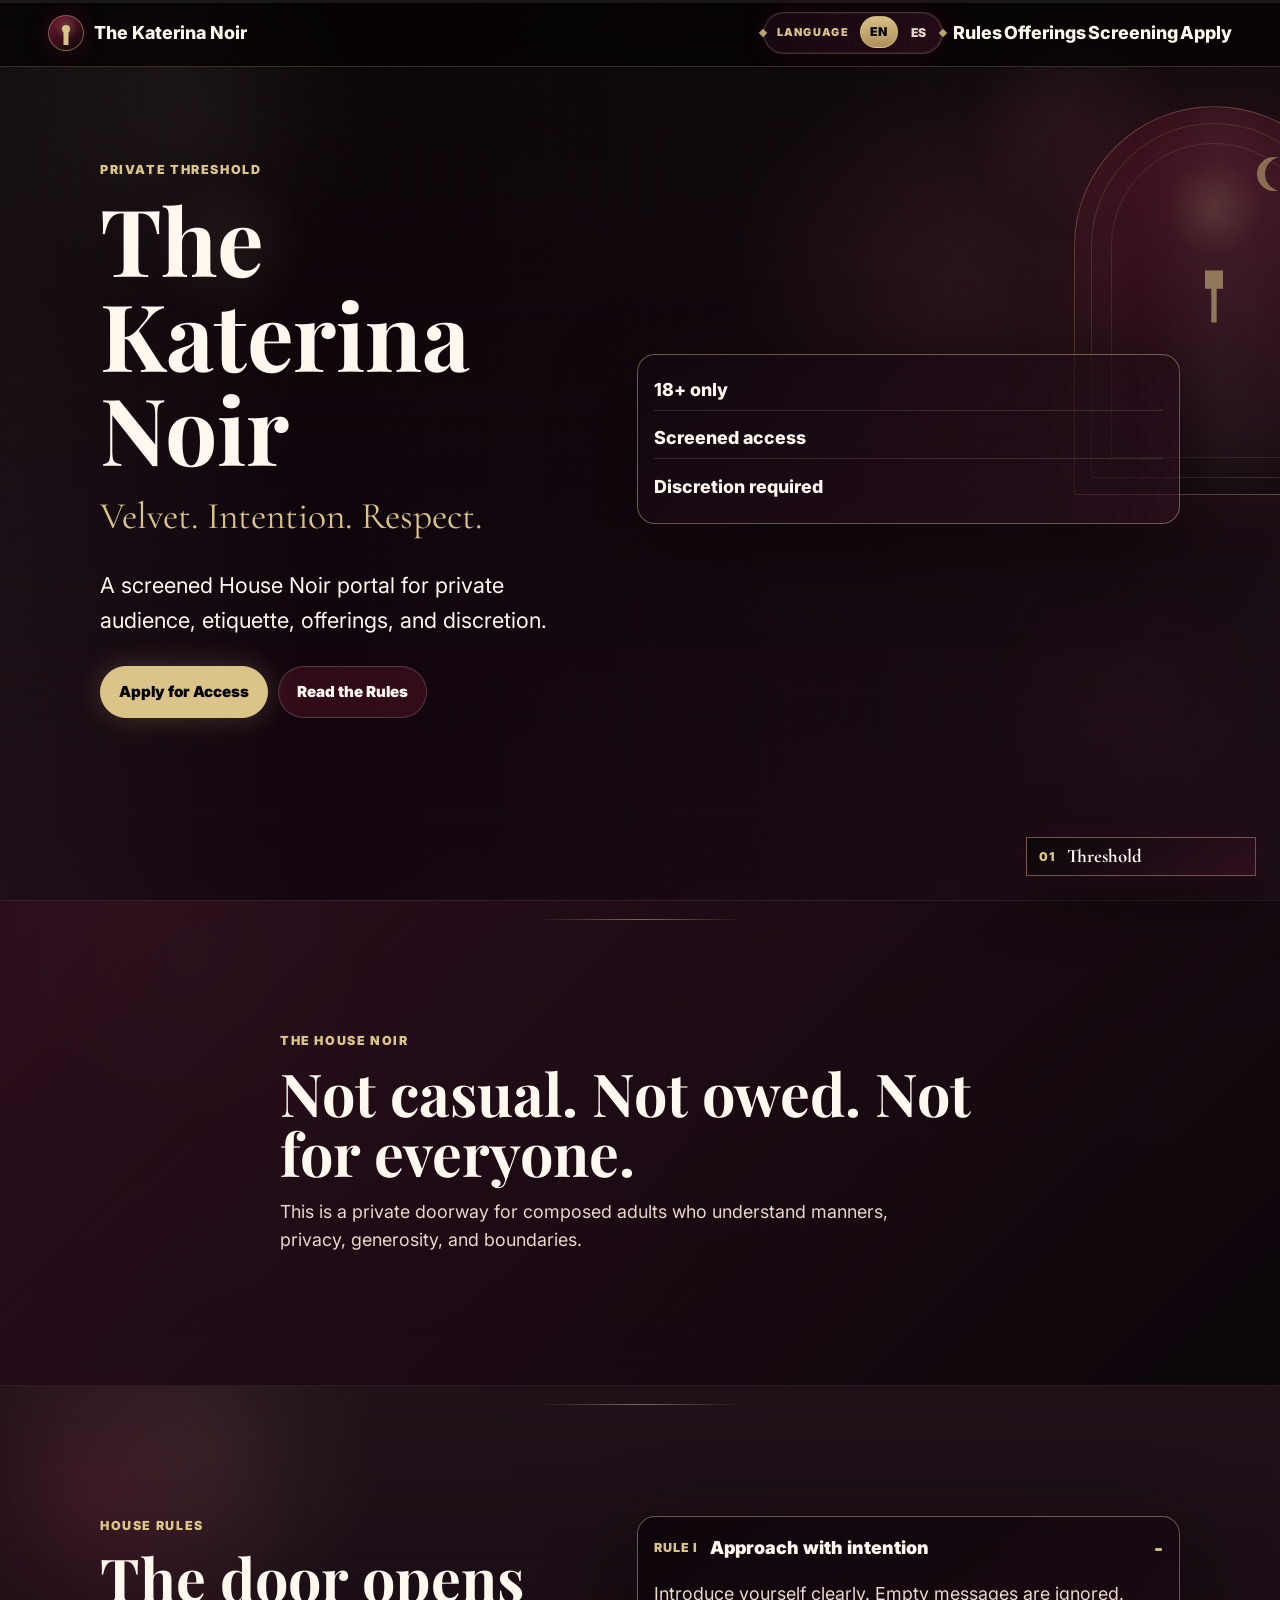
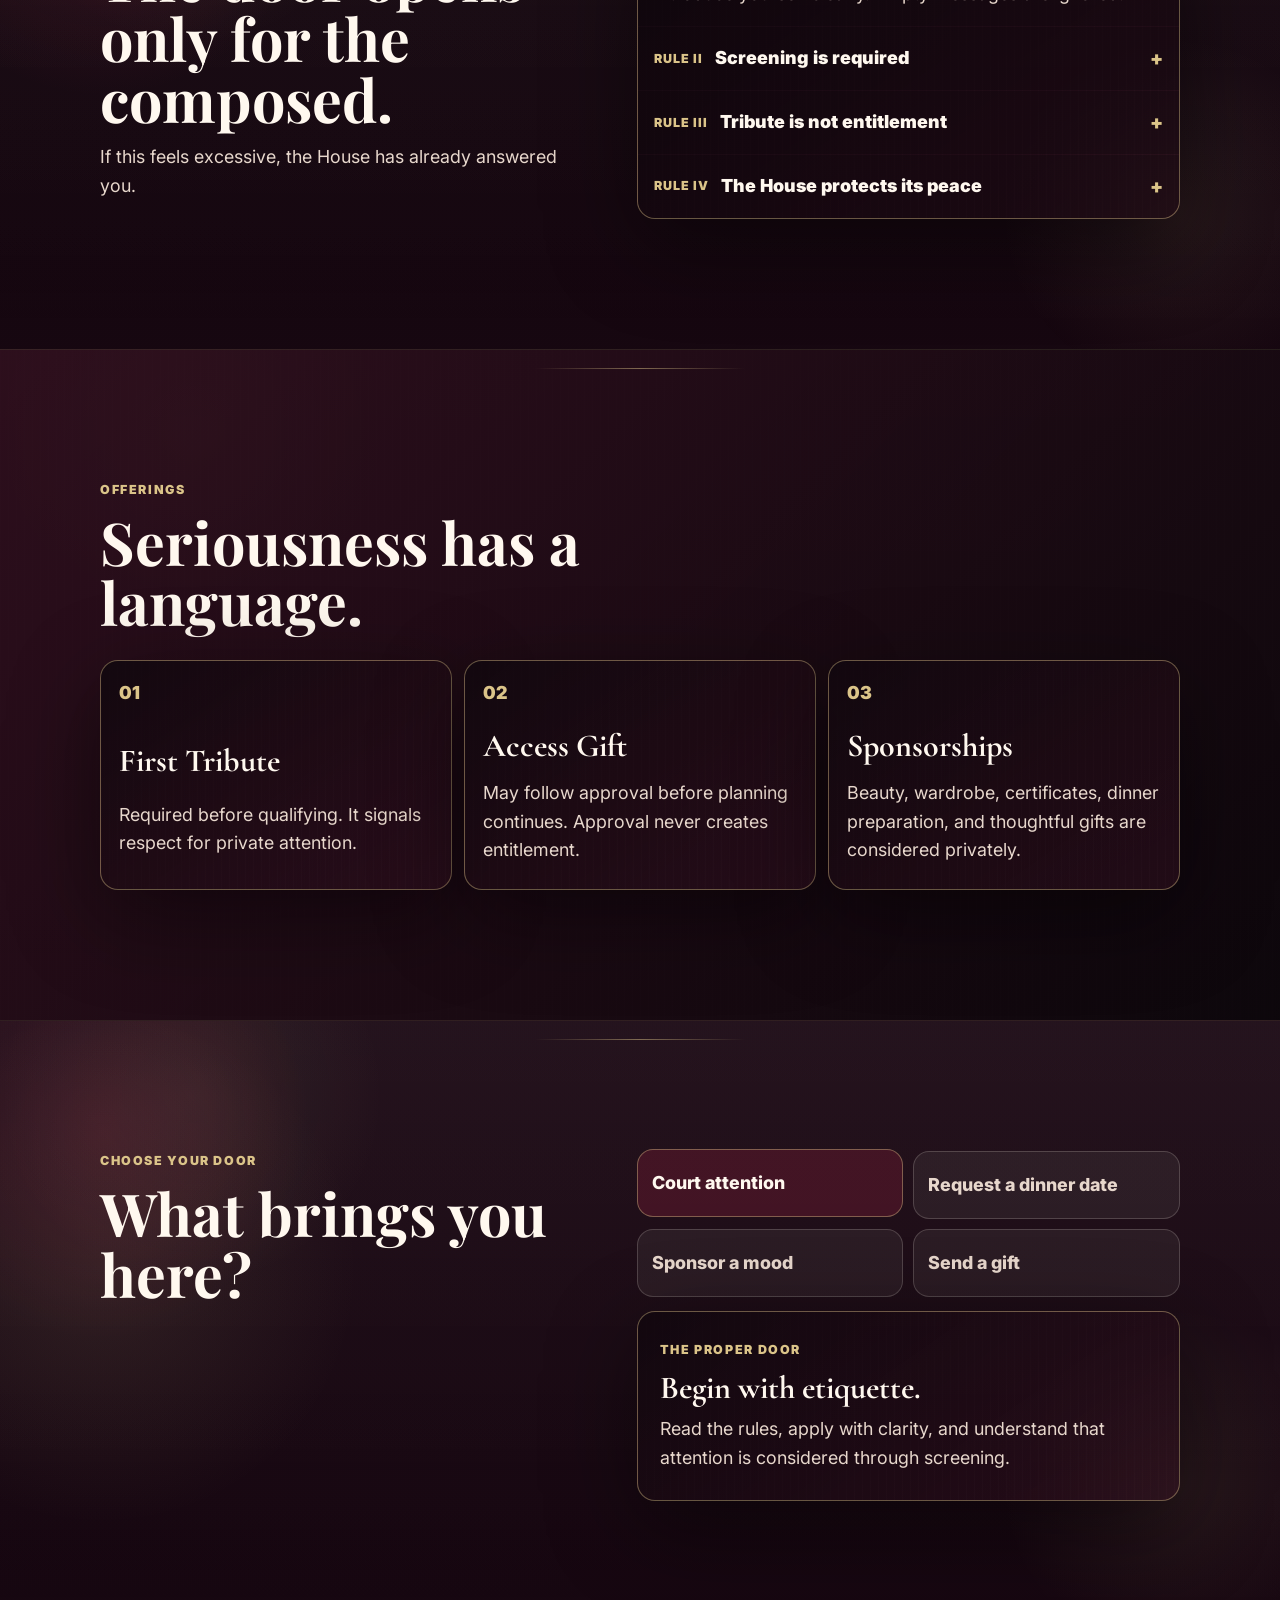
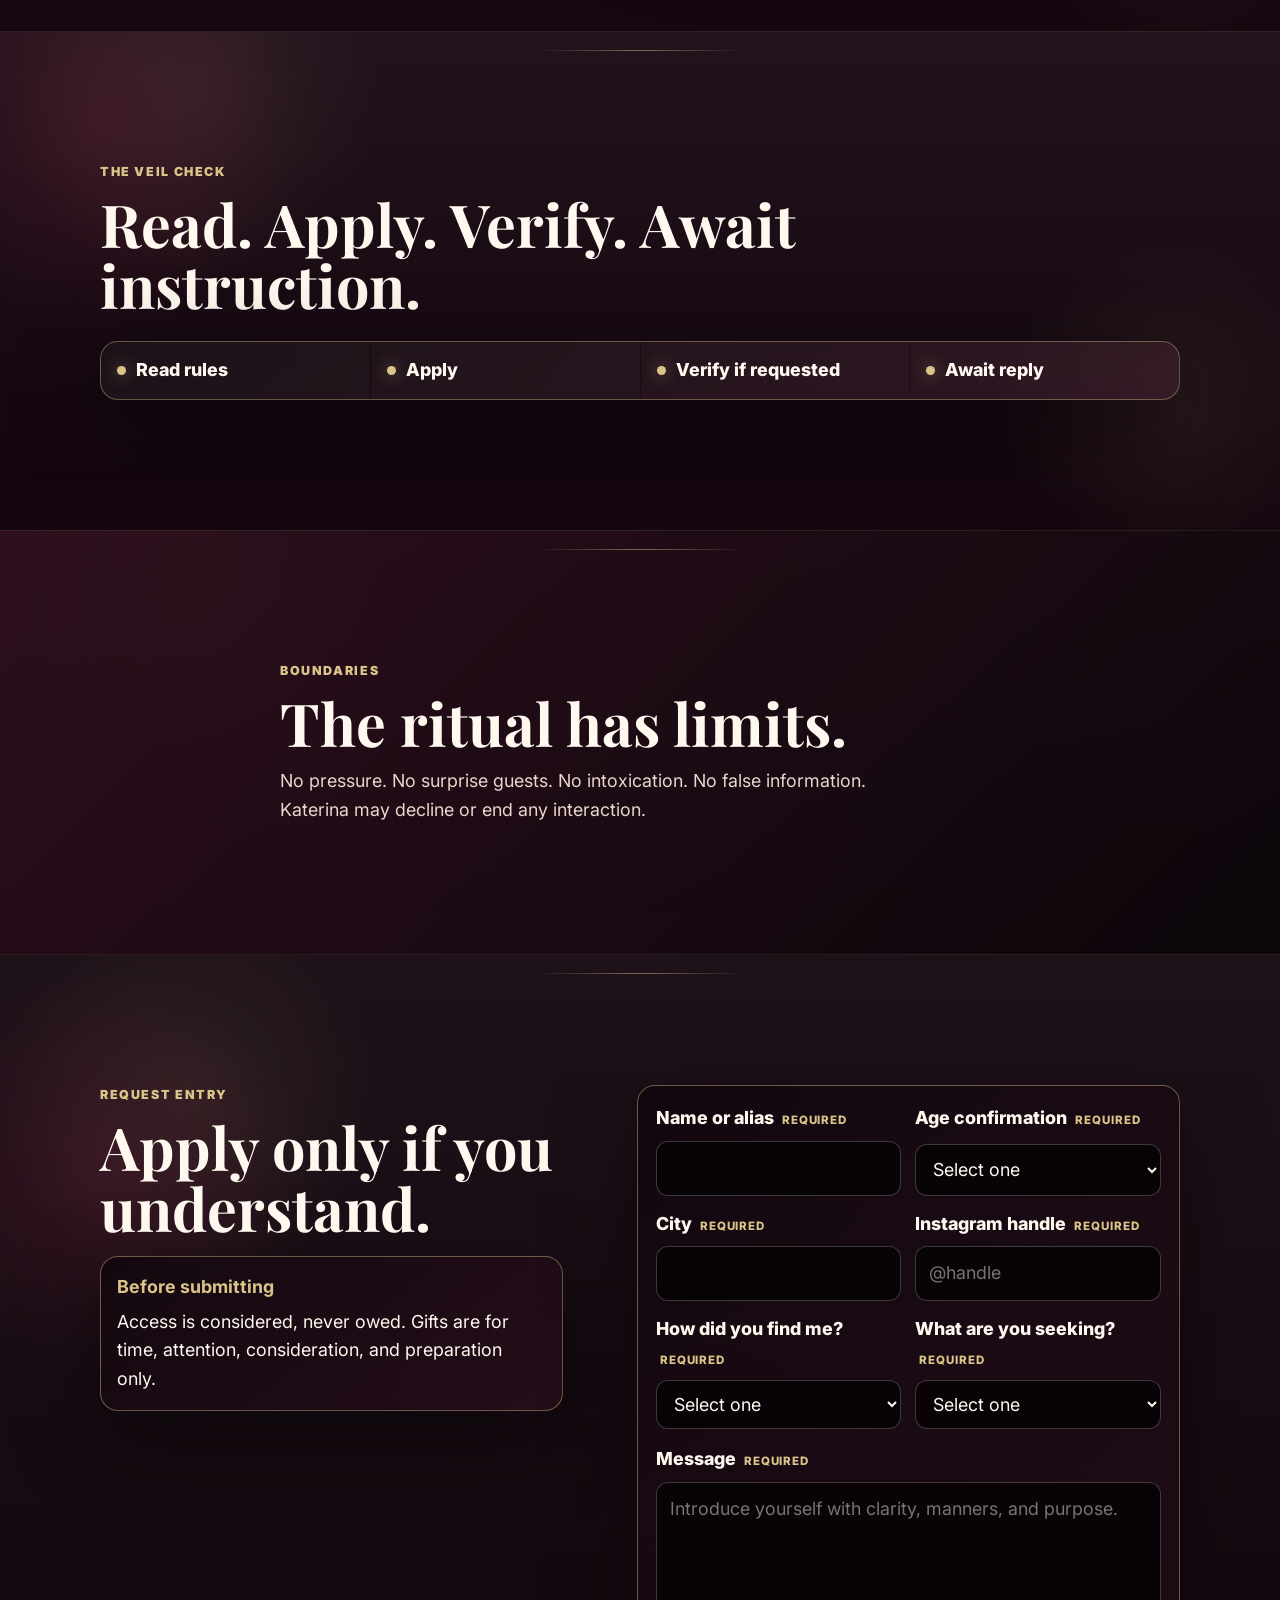
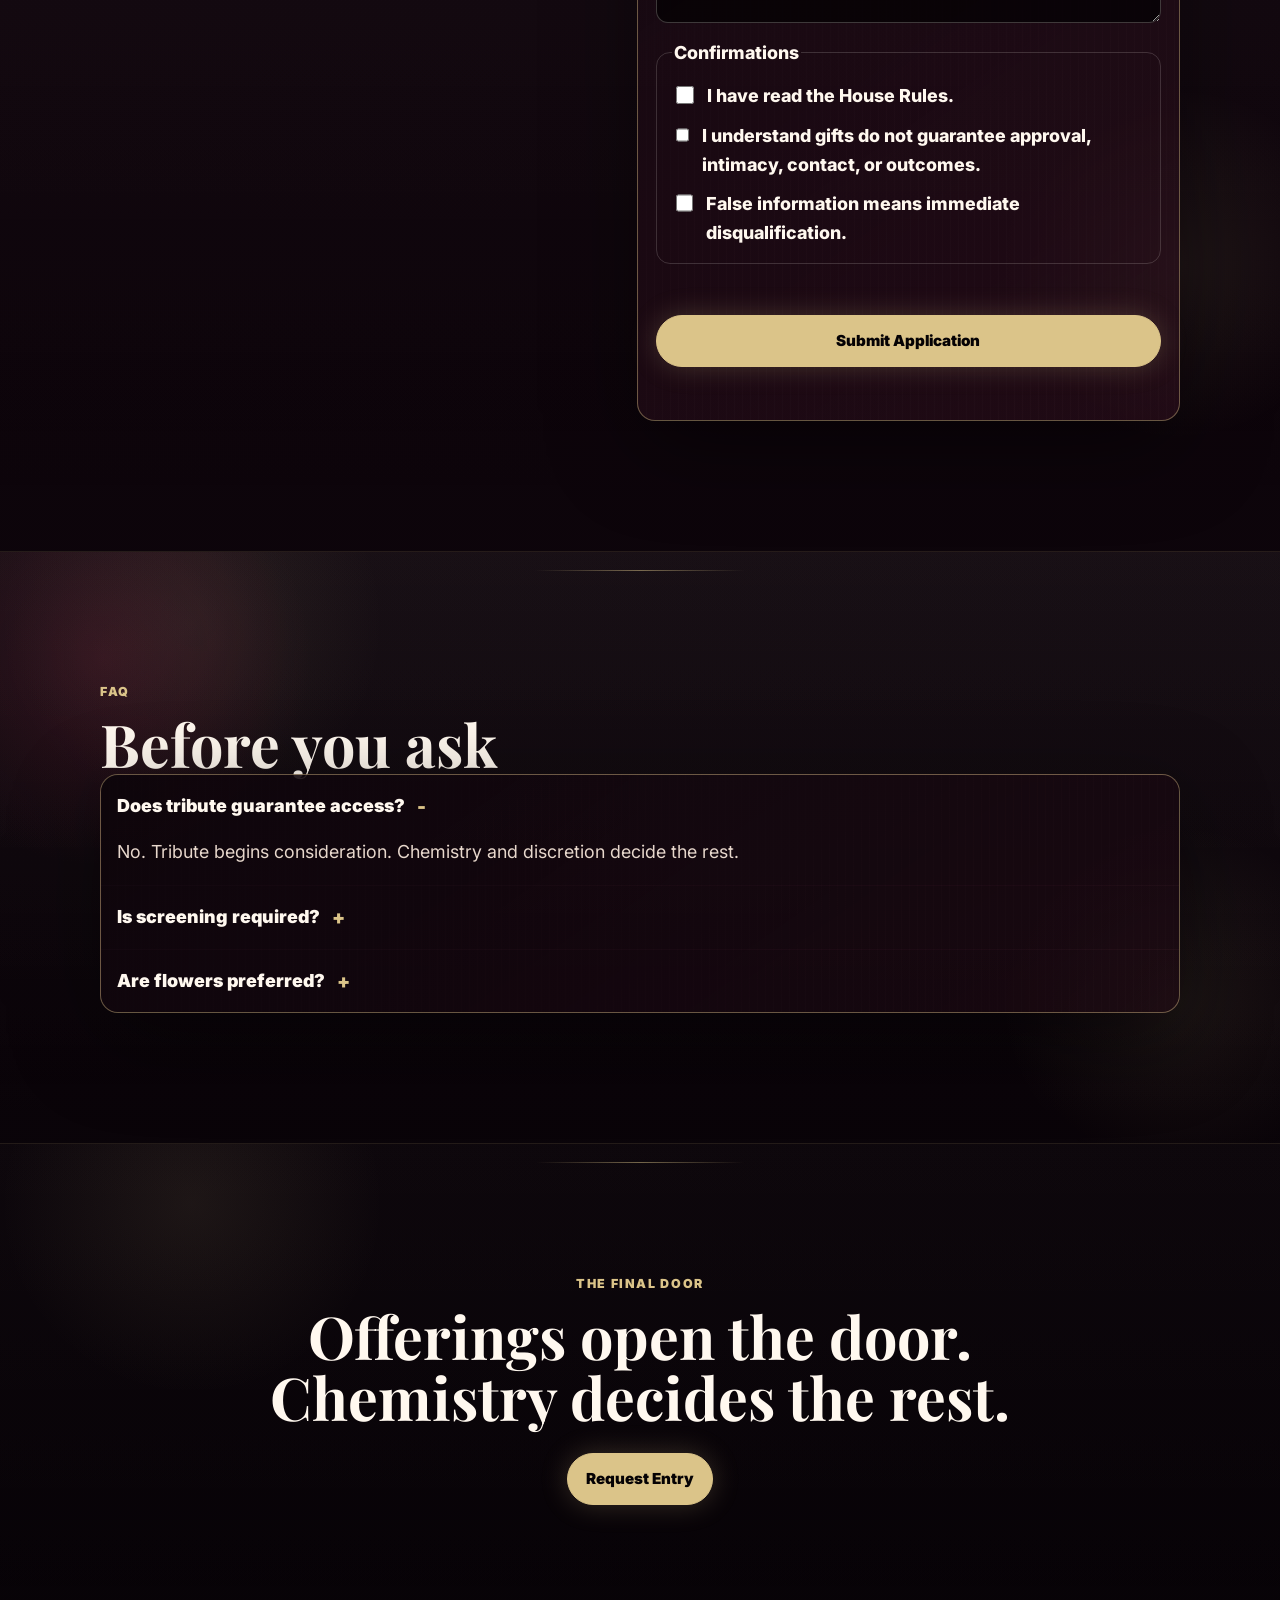
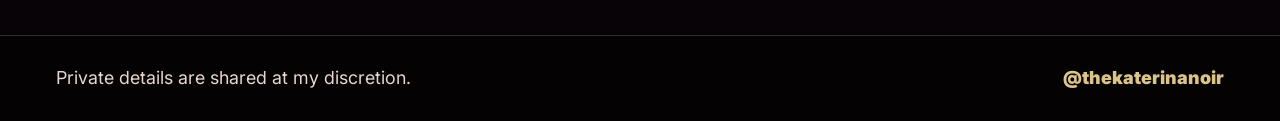
<file: index.html>
<!doctype html>
<html lang="en">
  <head>
    <meta charset="utf-8">
    <meta name="viewport" content="width=device-width, initial-scale=1">
    <title>Katerina Noir Panama | Private House Noir Access</title>
    <meta name="description" content="The Katerina Noir is a private House Noir portal for screened access, etiquette, tribute-based consideration, discretion, and curated social experiences in Panama.">
    <meta name="robots" content="index, follow">
    <meta name="theme-color" content="#12030a">
    <link rel="canonical" href="https://YOUR-GITHUB-USERNAME.github.io/the-katerina-noir/">
    <link rel="icon" href="assets/favicon.svg" type="image/svg+xml">
    <link rel="preconnect" href="https://fonts.googleapis.com">
    <link rel="preconnect" href="https://fonts.gstatic.com" crossorigin>
    <link href="https://fonts.googleapis.com/css2?family=Cormorant+Garamond:wght@500;600;700&family=Inter:wght@400;500;600;700;800&family=Playfair+Display:wght@600;700;800&display=swap" rel="stylesheet">
    <link rel="stylesheet" href="styles.css">

    <!-- Update canonical, og:url, sitemap.xml, and robots.txt after GitHub Pages gives the final domain. -->
    <meta property="og:type" content="website">
    <meta property="og:description" content="A discreet House Noir portal for etiquette, screening, tribute culture, boundaries, and private access consideration.">
    <meta property="og:url" content="https://YOUR-GITHUB-USERNAME.github.io/the-katerina-noir/">
    <meta property="og:site_name" content="The Katerina Noir">
    <meta property="og:locale" content="en_US">
    <meta name="twitter:card" content="summary">
    <meta name="twitter:title" content="The Katerina Noir | Private House Noir Access">
    <meta name="twitter:description" content="A discreet House Noir portal for etiquette, screening, tribute culture, boundaries, and private access consideration.">

    <script type="application/ld+json">
      {
        "@context": "https://schema.org",
        "@graph": [
          {
            "@type": "Organization",
            "@id": "https://YOUR-GITHUB-USERNAME.github.io/the-katerina-noir/#organization",
            "name": "The Katerina Noir",
            "url": "https://YOUR-GITHUB-USERNAME.github.io/the-katerina-noir/",
            "sameAs": ["https://www.instagram.com/thekaterinanoir"],
            "description": "Adult-only private brand for House Noir etiquette, screened access, private audience requests, and curated social experience consideration."
          },
          {
            "@type": "WebSite",
            "@id": "https://YOUR-GITHUB-USERNAME.github.io/the-katerina-noir/#website",
            "name": "The Katerina Noir",
            "url": "https://YOUR-GITHUB-USERNAME.github.io/the-katerina-noir/",
            "publisher": {
              "@id": "https://YOUR-GITHUB-USERNAME.github.io/the-katerina-noir/#organization"
            }
          },
          {
            "@type": "Brand",
            "@id": "https://YOUR-GITHUB-USERNAME.github.io/the-katerina-noir/#brand",
            "name": "The House Noir",
            "slogan": "Velvet. Intention. Respect."
          },
          {
            "@type": "FAQPage",
            "@id": "https://YOUR-GITHUB-USERNAME.github.io/the-katerina-noir/#faq",
            "mainEntity": [
              {
                "@type": "Question",
                "name": "What is Katerina Noir?",
                "acceptedAnswer": {
                  "@type": "Answer",
                  "text": "Katerina Noir is an adult-only private persona and House Noir access portal for screened private audience requests, etiquette, discretion, and curated social experience consideration."
                }
              },
              {
                "@type": "Question",
                "name": "Does tribute guarantee approval?",
                "acceptedAnswer": {
                  "@type": "Answer",
                  "text": "No. Tribute is a signal of seriousness and respect for time, attention, consideration, and preparation. It does not guarantee approval, intimacy, physical contact, or any specific outcome."
                }
              },
              {
                "@type": "Question",
                "name": "Is screening required?",
                "acceptedAnswer": {
                  "@type": "Answer",
                  "text": "Yes. Screening protects both sides and helps confirm maturity, discretion, intention, and verifiable presence before private details are discussed."
                }
              }
            ]
          }
        ]
      }
    </script>
  </head>
  <body>
    <a class="skip-link" href="#main" data-i18n="skip">Skip to content</a>
    <div class="scroll-progress" aria-hidden="true"><span data-scroll-progress></span></div>

    <header class="site-header" data-header>
      <a class="brand" href="#threshold" aria-label="The Katerina Noir home" data-i18n-aria="brandHome">
        <span class="brand-seal" aria-hidden="true"></span>
        <span class="brand-title">
          <span>The</span>
          <span>Katerina</span>
          <span>Noir</span>
        </span>
      </a>

      <div class="language-toggle" aria-label="Language selector" data-i18n-aria="languageSelector">
        <span class="language-label" data-i18n="languageLabel">Language</span>
        <button class="language-button is-active" type="button" data-language="en" aria-pressed="true">EN</button>
        <button class="language-button" type="button" data-language="es" aria-pressed="false">ES</button>
      </div>

      <button class="nav-toggle" type="button" aria-label="Open navigation" aria-expanded="false" data-nav-toggle data-i18n-aria="openNavigation">
        <span></span>
        <span></span>
      </button>

      <nav class="site-nav" data-nav aria-label="Primary navigation" data-i18n-aria="primaryNavigation">
        <a href="#rules" data-i18n="navRules">Rules</a>
        <a href="#offerings" data-i18n="navOfferings">Offerings</a>
        <a href="#screening" data-i18n="navScreening">Screening</a>
        <a href="#apply" data-i18n="navApply">Apply</a>
      </nav>
    </header>

    <aside class="path-oracle" aria-label="House journey" data-i18n-aria="houseJourney">
      <span data-room-kicker>01</span>
      <strong data-room-name>Threshold</strong>
    </aside>

    <main id="main">
      <section class="scene hero-scene" id="threshold" data-room-label="Threshold" data-room-label-es="Umbral" aria-labelledby="hero-title">
        <div class="velvet-door" aria-hidden="true">
          <span class="keyhole"></span>
          <span class="moon"></span>
        </div>

        <div class="section-shell hero-layout">
          <div class="hero-copy reveal">
            <p class="eyebrow" data-i18n="heroEyebrow">Private threshold</p>
            <h1 id="hero-title">The Katerina Noir</h1>
            <p class="tagline">Velvet. Intention. Respect.</p>
            <p class="hero-lede" data-i18n="heroLede">A screened House Noir portal for private audience, etiquette, offerings, and discretion.</p>
            <div class="hero-actions" aria-label="Primary actions" data-i18n-aria="primaryActions">
              <a class="button button-primary" href="#apply" data-i18n="ctaApply">Apply for Access</a>
              <a class="button button-secondary" href="#rules" data-i18n="ctaRules">Read the Rules</a>
            </div>
          </div>

          <aside class="ritual-strip reveal" aria-label="House access principles" data-i18n-aria="principles">
            <span data-i18n="stripOne">18+ only</span>
            <span data-i18n="stripTwo">Screened access</span>
            <span data-i18n="stripThree">Discretion required</span>
          </aside>
        </div>
      </section>

      <section class="scene manifesto-scene" id="manifesto" data-room-label="Manifesto" data-room-label-es="Manifiesto" aria-labelledby="manifesto-title">
        <div class="section-shell compact-copy reveal">
          <p class="eyebrow" data-i18n="manifestoEyebrow">The House Noir</p>
          <h2 id="manifesto-title" data-i18n="manifestoTitle">Not casual. Not owed. Not for everyone.</h2>
          <p data-i18n="manifestoCopy">This is a private doorway for composed adults who understand manners, privacy, generosity, and boundaries.</p>
        </div>
      </section>

      <section class="scene split-scene" id="rules" data-room-label="Rules" data-room-label-es="Reglas" aria-labelledby="rules-title">
        <div class="section-shell split-layout">
          <div class="section-title reveal">
            <p class="eyebrow" data-i18n="rulesEyebrow">House Rules</p>
            <h2 id="rules-title" data-i18n="rulesTitle">The door opens only for the composed.</h2>
            <p data-i18n="rulesCopy">If this feels excessive, the House has already answered you.</p>
          </div>

          <div class="accordion reveal" data-accordion>
            <article class="accordion-item is-open">
              <button type="button" aria-expanded="true">
                <span data-i18n="ruleOneLabel">Rule I</span>
                <span data-i18n="ruleOneTitle">Approach with intention</span>
              </button>
              <div class="accordion-panel">
                <p data-i18n="ruleOneCopy">Introduce yourself clearly. Empty messages are ignored.</p>
              </div>
            </article>
            <article class="accordion-item">
              <button type="button" aria-expanded="false">
                <span data-i18n="ruleTwoLabel">Rule II</span>
                <span data-i18n="ruleTwoTitle">Screening is required</span>
              </button>
              <div class="accordion-panel">
                <p data-i18n="ruleTwoCopy">No verification, no private details. Safety comes before access.</p>
              </div>
            </article>
            <article class="accordion-item">
              <button type="button" aria-expanded="false">
                <span data-i18n="ruleThreeLabel">Rule III</span>
                <span data-i18n="ruleThreeTitle">Tribute is not entitlement</span>
              </button>
              <div class="accordion-panel">
                <p data-i18n="ruleThreeCopy">Offerings signal seriousness. They never guarantee approval, intimacy, contact, or outcomes.</p>
              </div>
            </article>
            <article class="accordion-item">
              <button type="button" aria-expanded="false">
                <span data-i18n="ruleFourLabel">Rule IV</span>
                <span data-i18n="ruleFourTitle">The House protects its peace</span>
              </button>
              <div class="accordion-panel">
                <p data-i18n="ruleFourCopy">Pressure, false information, intoxication, or boundary testing ends access.</p>
              </div>
            </article>
          </div>
        </div>
      </section>

      <section class="scene offerings-scene" id="offerings" data-room-label="Offerings" data-room-label-es="Offerings" aria-labelledby="offerings-title">
        <div class="section-shell">
          <div class="section-title reveal">
            <p class="eyebrow" data-i18n="offeringsEyebrow">Offerings</p>
            <h2 id="offerings-title" data-i18n="offeringsTitle">Seriousness has a language.</h2>
          </div>

          <div class="offering-stack">
            <article class="offering-card reveal">
              <span>01</span>
              <h3 data-i18n="firstTributeTitle">First Tribute</h3>
              <p data-i18n="firstTributeCopy">Required before qualifying. It signals respect for private attention.</p>
            </article>
            <article class="offering-card reveal">
              <span>02</span>
              <h3 data-i18n="accessGiftTitle">Access Gift</h3>
              <p data-i18n="accessGiftCopy">May follow approval before planning continues. Approval never creates entitlement.</p>
            </article>
            <article class="offering-card reveal">
              <span>03</span>
              <h3 data-i18n="sponsorshipTitle">Sponsorships</h3>
              <p data-i18n="sponsorshipCopy">Beauty, wardrobe, certificates, dinner preparation, and thoughtful gifts are considered privately.</p>
            </article>
          </div>
        </div>
      </section>

      <section class="scene intention-scene" id="intention" data-room-label="Intention" data-room-label-es="Intención" aria-labelledby="intention-title">
        <div class="section-shell intention-layout">
          <div class="section-title reveal">
            <p class="eyebrow" data-i18n="intentionEyebrow">Choose your door</p>
            <h2 id="intention-title" data-i18n="intentionTitle">What brings you here?</h2>
          </div>
          <div class="intention-panel reveal">
            <div class="intention-options" aria-label="Intention choices" data-i18n-aria="intentionChoices">
              <button class="intention-button is-active" type="button" data-intention="attention" data-i18n="intentAttention">Court attention</button>
              <button class="intention-button" type="button" data-intention="date" data-i18n="intentDate">Request a dinner date</button>
              <button class="intention-button" type="button" data-intention="sponsor" data-i18n="intentSponsor">Sponsor a mood</button>
              <button class="intention-button" type="button" data-intention="gift" data-i18n="intentGift">Send a gift</button>
            </div>
            <div class="intention-result" data-intention-result aria-live="polite"></div>
          </div>
        </div>
      </section>

      <section class="scene screening-scene" id="screening" data-room-label="Screening" data-room-label-es="Filtro" aria-labelledby="screening-title">
        <div class="section-shell">
          <div class="section-title reveal">
            <p class="eyebrow" data-i18n="screeningEyebrow">The Veil Check</p>
            <h2 id="screening-title" data-i18n="screeningTitle">Read. Apply. Verify. Await instruction.</h2>
          </div>
          <div class="process-ribbon reveal">
            <span data-i18n="processRead">Read rules</span>
            <span data-i18n="processApply">Apply</span>
            <span data-i18n="processVerify">Verify if requested</span>
            <span data-i18n="processAwait">Await reply</span>
          </div>
        </div>
      </section>

      <section class="scene privacy-scene" id="privacy" data-room-label="Boundaries" data-room-label-es="Límites" aria-labelledby="privacy-title">
        <div class="section-shell compact-copy reveal">
          <p class="eyebrow" data-i18n="privacyEyebrow">Boundaries</p>
          <h2 id="privacy-title" data-i18n="privacyTitle">The ritual has limits.</h2>
          <p data-i18n="privacyCopy">No pressure. No surprise guests. No intoxication. No false information. Katerina may decline or end any interaction.</p>
        </div>
      </section>

      <section class="scene apply-scene" id="apply" data-room-label="Apply" data-room-label-es="Aplicar" aria-labelledby="apply-title">
        <div class="section-shell apply-layout">
          <div class="section-title reveal">
            <p class="eyebrow" data-i18n="applyEyebrow">Request Entry</p>
            <h2 id="apply-title" data-i18n="applyTitle">Apply only if you understand.</h2>
            <div class="notice">
              <strong data-i18n="noticeTitle">Before submitting</strong>
              <span data-i18n="noticeCopy">Access is considered, never owed. Gifts are for time, attention, consideration, and preparation only.</span>
            </div>
          </div>

          <form class="access-form reveal" data-access-form action="https://formspree.io/f/mnjkkdvo" method="POST" novalidate>
            <input type="hidden" name="_subject" value="New The Katerina Noir access request">
            <input type="hidden" name="site" value="The Katerina Noir">
            <label class="honeypot" aria-hidden="true">
              Leave this field empty
              <input type="text" name="company" tabindex="-1" autocomplete="off">
            </label>

            <div class="form-grid">
              <label for="name">
                <span><span data-i18n="fieldName">Name or alias</span> <em data-i18n="required">Required</em></span>
                <input id="name" type="text" name="name" autocomplete="name" required aria-required="true">
              </label>
              <label for="age">
                <span><span data-i18n="fieldAge">Age confirmation</span> <em data-i18n="required">Required</em></span>
                <select id="age" name="age" required aria-required="true">
                  <option value="" data-i18n="selectOne">Select one</option>
                  <option value="confirmed-18-plus" data-i18n="ageConfirm">I confirm I am 18+</option>
                </select>
              </label>
              <label for="city">
                <span><span data-i18n="fieldCity">City</span> <em data-i18n="required">Required</em></span>
                <input id="city" type="text" name="city" required aria-required="true">
              </label>
              <label for="instagram">
                <span><span data-i18n="fieldInstagram">Instagram handle</span> <em data-i18n="required">Required</em></span>
                <input id="instagram" type="text" name="instagram" placeholder="@handle" required aria-required="true">
              </label>
              <label for="source">
                <span><span data-i18n="fieldSource">How did you find me?</span> <em data-i18n="required">Required</em></span>
                <select id="source" name="source" required aria-required="true">
                  <option value="" data-i18n="selectOne">Select one</option>
                  <option>Tinder</option>
                  <option>Instagram</option>
                  <option data-i18n="sourceReferral">Referral</option>
                  <option data-i18n="sourceOther">Other</option>
                </select>
              </label>
              <label for="seeking">
                <span><span data-i18n="fieldSeeking">What are you seeking?</span> <em data-i18n="required">Required</em></span>
                <select id="seeking" name="seeking" required aria-required="true">
                  <option value="" data-i18n="selectOne">Select one</option>
                  <option data-i18n="seekAttention">To court your attention</option>
                  <option data-i18n="seekDate">To request social engagement</option>
                  <option data-i18n="seekSponsor">To sponsor a look or ritual preparation</option>
                  <option data-i18n="seekGift">To send a thoughtful gift</option>
                </select>
              </label>
            </div>

            <label for="message">
              <span><span data-i18n="fieldMessage">Message</span> <em data-i18n="required">Required</em></span>
              <textarea id="message" name="message" rows="4" required aria-required="true" placeholder="Introduce yourself with clarity, manners, and purpose." data-i18n-placeholder="messagePlaceholder"></textarea>
            </label>

            <fieldset class="agreement-group">
              <legend data-i18n="confirmations">Confirmations</legend>
              <label><input type="checkbox" name="read_rules" required aria-required="true"> <span data-i18n="confirmRules">I have read the House Rules.</span></label>
              <label><input type="checkbox" name="no_guarantee" required aria-required="true"> <span data-i18n="confirmNoGuarantee">I understand gifts do not guarantee approval, intimacy, contact, or outcomes.</span></label>
              <label><input type="checkbox" name="truthful_info" required aria-required="true"> <span data-i18n="confirmTruth">False information means immediate disqualification.</span></label>
            </fieldset>

            <div class="submit-row">
              <p class="form-error" data-form-error role="alert"></p>
              <button class="button button-primary" type="submit" data-i18n="submit">Submit Application</button>
              <p class="form-success" data-form-success aria-live="polite"></p>
            </div>
          </form>
        </div>
      </section>

      <section class="scene faq-scene" id="faq" data-room-label="FAQ" data-room-label-es="FAQ" aria-labelledby="faq-title">
        <div class="section-shell">
          <div class="section-title reveal">
            <p class="eyebrow">FAQ</p>
            <h2 id="faq-title" data-i18n="faqTitle">Before you ask</h2>
          </div>
          <div class="accordion reveal" data-faq>
            <article class="accordion-item is-open">
              <button type="button" aria-expanded="true" data-i18n="faqOneQ">Does tribute guarantee access?</button>
              <div class="accordion-panel"><p data-i18n="faqOneA">No. Tribute begins consideration. Chemistry and discretion decide the rest.</p></div>
            </article>
            <article class="accordion-item">
              <button type="button" aria-expanded="false" data-i18n="faqTwoQ">Is screening required?</button>
              <div class="accordion-panel"><p data-i18n="faqTwoA">Yes. Screening protects both sides before private details are discussed.</p></div>
            </article>
            <article class="accordion-item">
              <button type="button" aria-expanded="false" data-i18n="faqThreeQ">My Wishlist</button>
              <div class="accordion-panel"><p data-i18n="faqThreeA">Flowers are not preferred. Certificates, perfume, beauty rituals, books, art supplies, candles, jewelry, wardrobe tributes, or dinner experiences align better with The House of Noir.</p></div>
            </article>
          </div>
        </div>
      </section>

      <section class="scene closing-scene" aria-labelledby="closing-title">
        <div class="section-shell closing-inner reveal">
          <p class="eyebrow" data-i18n="closingEyebrow">The final door</p>
          <h2 id="closing-title" data-i18n="closingTitle">Offerings open the door. Chemistry decides the rest.</h2>
          <a class="button button-primary" href="#apply" data-i18n="ctaRequestEntry">Request Entry</a>
        </div>
      </section>
    </main>

    <footer class="site-footer">
      <p data-i18n="footerCopy">Private details are shared at my discretion.</p>
      <a href="https://www.instagram.com/thekaterinanoir" target="_blank" rel="noreferrer">@thekaterinanoir</a>
    </footer>

    <script src="script.js" defer></script>
  </body>
</html>
</file>
<file: styles.css>
:root {
  --black: #050204;
  --noir: #0b070b;
  --velvet: #160711;
  --wine: #32101f;
  --crimson: #8d1f3d;
  --rose: #be4565;
  --gold: #b99a5e;
  --soft-gold: #dbc489;
  --ivory: #fff8ef;
  --muted: #e7d7cc;
  --smoke: #b7a7a1;
  --line: rgba(255, 248, 239, 0.18);
  --line-gold: rgba(219, 196, 137, 0.42);
  --shadow: 0 26px 90px rgba(0, 0, 0, 0.46);
  --serif: "Playfair Display", Georgia, serif;
  --ornate: "Cormorant Garamond", Georgia, serif;
  --sans: Inter, system-ui, sans-serif;
}

* {
  box-sizing: border-box;
}

html {
  scroll-behavior: smooth;
}

body {
  margin: 0;
  background:
    radial-gradient(circle at 50% -10%, rgba(190, 69, 101, 0.28), transparent 22rem),
    radial-gradient(circle at 8% 44%, rgba(219, 196, 137, 0.1), transparent 16rem),
    linear-gradient(180deg, #090407 0%, #1a0813 38%, #070307 100%);
  color: var(--ivory);
  font-family: var(--sans);
  font-size: clamp(1rem, 0.35vw + 0.95rem, 1.12rem);
  line-height: 1.6;
  text-rendering: optimizeLegibility;
}

body::before {
  content: "";
  position: fixed;
  inset: 0;
  z-index: -2;
  opacity: 0.28;
  background-image:
    linear-gradient(115deg, rgba(255, 248, 239, 0.05) 1px, transparent 1px),
    repeating-linear-gradient(90deg, rgba(190, 69, 101, 0.055) 0 1px, transparent 1px 9px),
    radial-gradient(circle at center, rgba(255, 248, 239, 0.04) 1px, transparent 1.35px);
  background-size: 38px 38px, 11px 11px, 20px 20px;
  pointer-events: none;
}

body::after {
  content: "";
  position: fixed;
  inset: 0;
  z-index: -1;
  background:
    radial-gradient(circle at 18% 28%, rgba(219, 196, 137, 0.13), transparent 5rem),
    radial-gradient(circle at 84% 14%, rgba(190, 69, 101, 0.24), transparent 7rem),
    radial-gradient(circle at 88% 80%, rgba(141, 31, 61, 0.22), transparent 9rem);
  filter: blur(10px);
  opacity: 0.8;
  pointer-events: none;
}

body.nav-open {
  overflow: hidden;
}

a {
  color: inherit;
  text-decoration: none;
}

button,
input,
select,
textarea {
  font: inherit;
}

:focus-visible {
  outline: 2px solid var(--soft-gold);
  outline-offset: 4px;
}

.skip-link {
  position: fixed;
  top: 12px;
  left: 12px;
  z-index: 100;
  transform: translateY(-140%);
  background: var(--soft-gold);
  color: var(--black);
  padding: 10px 14px;
  font-weight: 800;
  transition: transform 160ms ease;
}

.skip-link:focus {
  transform: translateY(0);
}

.scroll-progress {
  position: fixed;
  inset: 0 0 auto;
  z-index: 50;
  height: 3px;
  background: rgba(255, 248, 239, 0.08);
}

.scroll-progress span {
  display: block;
  width: 0;
  height: 100%;
  background: linear-gradient(90deg, var(--rose), var(--soft-gold));
  box-shadow: 0 0 18px rgba(219, 196, 137, 0.5);
}

.site-header {
  position: fixed;
  inset: 0 0 auto;
  z-index: 30;
  display: grid;
  grid-template-columns: 1fr auto auto;
  align-items: center;
  gap: 10px;
  padding: 12px clamp(14px, 4vw, 48px);
  background: rgba(5, 2, 4, 0.72);
  border-bottom: 1px solid rgba(219, 196, 137, 0.22);
  backdrop-filter: blur(18px);
}

.site-header.is-scrolled {
  background: rgba(5, 2, 4, 0.9);
  box-shadow: 0 16px 42px rgba(0, 0, 0, 0.34);
}

.brand {
  display: inline-flex;
  min-width: 0;
  align-items: center;
  gap: 10px;
  font-weight: 800;
}

.brand span:last-child {
  overflow: hidden;
  text-overflow: ellipsis;
  white-space: nowrap;
}

.brand-seal {
  position: relative;
  width: 36px;
  height: 36px;
  flex: 0 0 auto;
  border: 1px solid var(--line-gold);
  border-radius: 50%;
  background:
    radial-gradient(circle at 50% 34%, rgba(219, 196, 137, 0.25), transparent 12px),
    linear-gradient(145deg, rgba(141, 31, 61, 0.8), rgba(11, 7, 11, 0.9));
  box-shadow: 0 0 22px rgba(141, 31, 61, 0.28);
}

.brand-seal::before {
  content: "";
  position: absolute;
  left: 50%;
  top: 9px;
  width: 8px;
  height: 8px;
  border-radius: 50%;
  background: var(--soft-gold);
  transform: translateX(-50%);
}

.brand-seal::after {
  content: "";
  position: absolute;
  left: 50%;
  top: 16px;
  width: 5px;
  height: 13px;
  background: var(--soft-gold);
  transform: translateX(-50%);
}

.language-toggle {
  position: relative;
  display: inline-flex;
  align-items: center;
  gap: 2px;
  min-height: 42px;
  border: 1px solid var(--line);
  border-radius: 999px;
  background:
    linear-gradient(145deg, rgba(22, 7, 17, 0.92), rgba(50, 16, 31, 0.72)),
    repeating-linear-gradient(90deg, rgba(255, 248, 239, 0.035) 0 1px, transparent 1px 7px);
  box-shadow: inset 0 0 0 1px rgba(219, 196, 137, 0.08), 0 0 22px rgba(141, 31, 61, 0.18);
  padding: 4px;
}

.language-toggle::before,
.language-toggle::after {
  content: "";
  position: absolute;
  top: 50%;
  width: 6px;
  height: 6px;
  background: var(--soft-gold);
  transform: translateY(-50%) rotate(45deg);
  opacity: 0.82;
}

.language-toggle::before {
  left: -4px;
}

.language-toggle::after {
  right: -4px;
}

.language-label {
  display: none;
  align-items: center;
  padding: 0 9px;
  color: var(--soft-gold);
  font-size: 0.68rem;
  font-weight: 900;
  letter-spacing: 0.12em;
  text-transform: uppercase;
}

.language-button {
  min-width: 38px;
  min-height: 32px;
  border: 1px solid transparent;
  border-radius: 999px;
  background: transparent;
  color: var(--muted);
  cursor: pointer;
  font-size: 0.76rem;
  font-weight: 900;
  letter-spacing: 0.08em;
  transition: background 160ms ease, border-color 160ms ease, color 160ms ease, transform 160ms ease;
}

.language-button.is-active,
.language-button:hover {
  border-color: rgba(219, 196, 137, 0.54);
  background:
    linear-gradient(180deg, rgba(219, 196, 137, 0.98), rgba(185, 154, 94, 0.94));
  color: var(--black);
  transform: translateY(-1px);
}

.nav-toggle {
  display: flex;
  flex-direction: column;
  align-items: center;
  justify-content: center;
  gap: 6px;
  width: 42px;
  height: 42px;
  border: 1px solid var(--line);
  border-radius: 999px;
  background: rgba(255, 248, 239, 0.06);
  color: var(--ivory);
  cursor: pointer;
}

.nav-toggle span {
  display: block;
  width: 18px;
  height: 1px;
  background: currentColor;
}

.nav-toggle span + span {
  margin-top: 0;
}

.site-nav {
  position: fixed;
  inset: 67px 0 auto;
  display: none;
  grid-template-columns: 1fr;
  gap: 2px;
  padding: 14px;
  background:
    linear-gradient(180deg, rgba(5, 2, 4, 0.98), rgba(50, 16, 31, 0.96)),
    repeating-linear-gradient(90deg, rgba(255, 248, 239, 0.04) 0 1px, transparent 1px 9px);
  border-bottom: 1px solid var(--line-gold);
}

body.nav-open .site-nav {
  display: grid;
}

.site-nav a {
  min-height: 46px;
  display: flex;
  align-items: center;
  border: 1px solid rgba(255, 248, 239, 0.08);
  padding: 10px 14px;
  color: var(--ivory);
  font-weight: 800;
}

.path-oracle {
  position: fixed;
  left: 12px;
  right: 12px;
  bottom: 12px;
  z-index: 25;
  display: grid;
  grid-template-columns: auto 1fr;
  gap: 10px;
  align-items: center;
  border: 1px solid var(--line-gold);
  background:
    linear-gradient(145deg, rgba(11, 7, 11, 0.92), rgba(50, 16, 31, 0.86)),
    repeating-linear-gradient(90deg, rgba(255, 248, 239, 0.035) 0 1px, transparent 1px 8px);
  box-shadow: 0 18px 60px rgba(0, 0, 0, 0.52), 0 0 30px rgba(141, 31, 61, 0.22);
  backdrop-filter: blur(14px);
  padding: 9px 12px;
}

.path-oracle span {
  color: var(--soft-gold);
  font-size: 0.76rem;
  font-weight: 900;
  letter-spacing: 0.12em;
  text-transform: uppercase;
}

.path-oracle strong {
  color: var(--ivory);
  font-family: var(--ornate);
  font-size: 1.18rem;
  line-height: 1;
}

.scene {
  position: relative;
  overflow: hidden;
  padding: clamp(76px, 12vw, 130px) 0;
  scroll-margin-top: 84px;
}

.scene::before {
  content: "";
  position: absolute;
  inset: 0;
  z-index: -1;
  background:
    radial-gradient(circle at 15% 12%, rgba(219, 196, 137, 0.08), transparent 12rem),
    linear-gradient(180deg, rgba(255, 248, 239, 0.02), rgba(255, 248, 239, 0));
}

.scene + .scene {
  border-top: 1px solid rgba(219, 196, 137, 0.12);
}

.scene::after {
  content: "";
  position: absolute;
  left: 50%;
  top: 18px;
  width: min(210px, 48vw);
  height: 1px;
  background: linear-gradient(90deg, transparent, rgba(219, 196, 137, 0.5), transparent);
  transform: translateX(-50%);
}

.section-shell {
  width: min(1080px, calc(100% - 32px));
  margin: 0 auto;
}

.hero-scene {
  min-height: 100svh;
  display: grid;
  align-items: center;
  padding-top: 108px;
  background:
    linear-gradient(90deg, rgba(255, 248, 239, 0.04), transparent 24%, rgba(255, 248, 239, 0.03)),
    linear-gradient(180deg, rgba(5, 2, 4, 0.2), rgba(22, 7, 17, 0.86)),
    radial-gradient(circle at 75% 32%, rgba(190, 69, 101, 0.22), transparent 14rem);
}

.hero-layout,
.split-layout,
.intention-layout,
.apply-layout {
  display: grid;
  grid-template-columns: 1fr;
  gap: 24px;
}

.velvet-door {
  position: absolute;
  right: -74px;
  top: 106px;
  width: min(280px, 76vw);
  aspect-ratio: 0.72;
  border: 1px solid rgba(219, 196, 137, 0.28);
  border-radius: 999px 999px 18px 18px;
  background:
    radial-gradient(circle at 50% 26%, rgba(219, 196, 137, 0.18), transparent 3rem),
    linear-gradient(90deg, rgba(255, 248, 239, 0.04), transparent 22%, rgba(255, 248, 239, 0.05) 52%, transparent),
    linear-gradient(180deg, rgba(141, 31, 61, 0.55), rgba(22, 7, 17, 0.4));
  box-shadow: inset 0 0 80px rgba(0, 0, 0, 0.55), 0 0 70px rgba(141, 31, 61, 0.22);
  opacity: 0.82;
}

.velvet-door::before,
.velvet-door::after {
  content: "";
  position: absolute;
  inset: 16px;
  border: 1px solid rgba(219, 196, 137, 0.2);
  border-radius: 999px 999px 14px 14px;
}

.velvet-door::after {
  inset: 36px;
  border-color: rgba(255, 248, 239, 0.12);
}

.keyhole {
  position: absolute;
  left: 50%;
  top: 49%;
  width: 18px;
  height: 52px;
  background: var(--soft-gold);
  clip-path: polygon(35% 35%, 35% 100%, 65% 100%, 65% 35%, 100% 35%, 100% 0, 0 0, 0 35%);
  transform: translate(-50%, -50%);
  opacity: 0.7;
}

.keyhole::before {
  content: "";
  position: absolute;
  left: 50%;
  top: -12px;
  width: 34px;
  height: 34px;
  border-radius: 50%;
  background: var(--soft-gold);
  transform: translateX(-50%);
}

.moon {
  position: absolute;
  right: 54px;
  top: 50px;
  width: 34px;
  height: 34px;
  border-radius: 50%;
  box-shadow: -8px 0 0 var(--soft-gold);
  opacity: 0.62;
}

.hero-copy,
.compact-copy,
.section-title {
  max-width: 720px;
}

.eyebrow {
  margin: 0 0 12px;
  color: var(--soft-gold);
  font-size: 0.78rem;
  font-weight: 900;
  letter-spacing: 0.13em;
  text-transform: uppercase;
}

h1,
h2,
h3 {
  margin: 0;
  color: var(--ivory);
  line-height: 1.02;
}

h1,
h2 {
  font-family: var(--serif);
}

h1 {
  max-width: 720px;
  font-size: clamp(3.05rem, 15vw, 5.8rem);
}

h2 {
  font-size: clamp(2.1rem, 8vw, 3.7rem);
}

h3 {
  font-family: var(--ornate);
  font-size: clamp(1.45rem, 5vw, 2rem);
}

p {
  margin: 0;
  color: var(--muted);
}

p + p {
  margin-top: 12px;
}

.tagline {
  margin-top: 10px;
  color: var(--soft-gold);
  font-family: var(--ornate);
  font-size: clamp(1.4rem, 6vw, 2.35rem);
}

.hero-lede {
  max-width: 560px;
  margin-top: 22px;
  color: var(--ivory);
  font-size: clamp(1.08rem, 4vw, 1.36rem);
}

.hero-actions {
  display: grid;
  gap: 10px;
  margin-top: 28px;
}

.button {
  min-height: 52px;
  display: inline-flex;
  align-items: center;
  justify-content: center;
  border: 1px solid var(--line);
  border-radius: 999px;
  padding: 13px 18px;
  cursor: pointer;
  font-size: 0.95rem;
  font-weight: 900;
  transition: transform 180ms ease, border-color 180ms ease, background 180ms ease;
}

.button:hover {
  transform: translateY(-2px);
  border-color: var(--line-gold);
}

.button-primary {
  background: var(--soft-gold);
  color: var(--black);
  border-color: var(--soft-gold);
  box-shadow: 0 0 28px rgba(219, 196, 137, 0.22);
}

.button-secondary {
  background: rgba(141, 31, 61, 0.25);
  color: var(--ivory);
}

.ritual-strip,
.accordion,
.offering-card,
.intention-result,
.access-form,
.notice,
.process-ribbon {
  border: 1px solid var(--line-gold);
  border-radius: 18px;
  background:
    linear-gradient(145deg, rgba(18, 8, 15, 0.92), rgba(50, 16, 31, 0.52)),
    repeating-linear-gradient(90deg, rgba(255, 248, 239, 0.032) 0 1px, transparent 1px 8px);
  box-shadow: var(--shadow);
}

.ritual-strip {
  display: grid;
  gap: 8px;
  padding: 16px;
}

.ritual-strip span {
  min-height: 40px;
  display: flex;
  align-items: center;
  border-bottom: 1px solid rgba(255, 248, 239, 0.12);
  color: var(--ivory);
  font-weight: 800;
}

.ritual-strip span:last-child {
  border-bottom: 0;
}

.manifesto-scene,
.offerings-scene,
.privacy-scene {
  background:
    linear-gradient(135deg, rgba(50, 16, 31, 0.82), rgba(11, 7, 11, 0.88)),
    repeating-linear-gradient(90deg, rgba(255, 248, 239, 0.032) 0 1px, transparent 1px 8px);
}

.split-scene,
.intention-scene,
.screening-scene,
.apply-scene,
.faq-scene {
  background:
    linear-gradient(180deg, rgba(255, 248, 239, 0.035), rgba(255, 248, 239, 0)),
    radial-gradient(circle at 8% 18%, rgba(141, 31, 61, 0.22), transparent 13rem),
    radial-gradient(circle at 92% 76%, rgba(219, 196, 137, 0.08), transparent 11rem);
}

.compact-copy {
  text-align: left;
}

.compact-copy p:not(.eyebrow),
.section-title p:not(.eyebrow) {
  margin-top: 14px;
  max-width: 620px;
}

.split-layout {
  align-items: start;
}

.accordion {
  display: grid;
  gap: 1px;
  overflow: hidden;
}

.accordion-item {
  background: rgba(5, 2, 4, 0.28);
}

.accordion-item button {
  width: 100%;
  min-height: 62px;
  display: grid;
  grid-template-columns: auto 1fr auto;
  gap: 12px;
  align-items: center;
  border: 0;
  background: transparent;
  color: var(--ivory);
  cursor: pointer;
  padding: 16px;
  text-align: left;
  font-weight: 900;
}

.accordion-item button::after {
  content: "+";
  color: var(--soft-gold);
  font-size: 1.2rem;
}

.accordion-item.is-open button::after {
  content: "-";
}

.accordion-item button span:first-child {
  color: var(--soft-gold);
  font-size: 0.78rem;
  letter-spacing: 0.08em;
  text-transform: uppercase;
}

.accordion-panel {
  display: grid;
  grid-template-rows: 0fr;
  transition: grid-template-rows 220ms ease;
}

.accordion-panel p {
  overflow: hidden;
  padding: 0 16px;
}

.accordion-item.is-open .accordion-panel {
  grid-template-rows: 1fr;
}

.accordion-item.is-open .accordion-panel p {
  padding-bottom: 18px;
}

.offering-stack {
  display: grid;
  gap: 12px;
  margin-top: 28px;
}

.offering-card {
  display: grid;
  grid-template-columns: auto 1fr;
  gap: 10px 16px;
  padding: 18px;
  transition: transform 180ms ease, border-color 180ms ease, box-shadow 180ms ease;
}

.offering-card:hover {
  transform: translateY(-3px);
  border-color: rgba(219, 196, 137, 0.68);
  box-shadow: 0 24px 80px rgba(0, 0, 0, 0.42), 0 0 32px rgba(141, 31, 61, 0.22);
}

.offering-card span {
  grid-row: span 2;
  color: var(--soft-gold);
  font-weight: 900;
}

.intention-panel {
  display: grid;
  gap: 14px;
}

.intention-options {
  display: grid;
  grid-template-columns: 1fr 1fr;
  gap: 10px;
}

.intention-button {
  min-height: 68px;
  border: 1px solid var(--line);
  border-radius: 16px;
  background: rgba(255, 248, 239, 0.06);
  color: var(--muted);
  cursor: pointer;
  padding: 14px;
  text-align: left;
  font-weight: 800;
  transition: transform 180ms ease, background 180ms ease, border-color 180ms ease;
}

.intention-button:hover,
.intention-button.is-active {
  border-color: var(--line-gold);
  background: rgba(141, 31, 61, 0.32);
  color: var(--ivory);
  transform: translateY(-2px);
}

.intention-result {
  min-height: 190px;
  display: grid;
  align-content: center;
  padding: 22px;
}

.intention-result p:last-child {
  margin-top: 10px;
}

.process-ribbon {
  display: grid;
  gap: 1px;
  margin-top: 26px;
  overflow: hidden;
}

.process-ribbon span {
  position: relative;
  min-height: 54px;
  display: flex;
  align-items: center;
  padding: 14px 16px;
  background: rgba(255, 248, 239, 0.045);
  color: var(--ivory);
  font-weight: 800;
}

.process-ribbon span::before {
  content: "";
  width: 9px;
  height: 9px;
  margin-right: 10px;
  border-radius: 50%;
  background: var(--soft-gold);
  box-shadow: 0 0 16px rgba(219, 196, 137, 0.55);
}

.notice {
  display: grid;
  gap: 6px;
  margin-top: 18px;
  padding: 16px;
}

.notice strong {
  color: var(--soft-gold);
}

.access-form {
  display: grid;
  gap: 16px;
  padding: 18px;
}

.form-grid {
  display: grid;
  gap: 14px;
}

.access-form label {
  display: grid;
  gap: 8px;
}

.access-form label span,
.agreement-group legend {
  color: var(--ivory);
  font-weight: 800;
}

.access-form em {
  margin-left: 4px;
  color: var(--soft-gold);
  font-size: 0.72rem;
  font-style: normal;
  letter-spacing: 0.08em;
  text-transform: uppercase;
}

.access-form input,
.access-form select,
.access-form textarea {
  width: 100%;
  min-height: 48px;
  border: 1px solid rgba(255, 248, 239, 0.22);
  background: rgba(5, 2, 4, 0.76);
  color: var(--ivory);
  padding: 12px 13px;
  border-radius: 12px;
}

.access-form textarea {
  resize: vertical;
}

.access-form input:focus,
.access-form select:focus,
.access-form textarea:focus {
  border-color: var(--soft-gold);
  box-shadow: 0 0 0 3px rgba(219, 196, 137, 0.14);
}

.agreement-group {
  display: grid;
  gap: 11px;
  margin: 0;
  padding: 15px;
  border: 1px solid rgba(255, 248, 239, 0.16);
  border-radius: 14px;
}

.agreement-group label {
  display: flex;
  gap: 10px;
  color: var(--muted);
}

.agreement-group input {
  width: 18px;
  height: 18px;
  min-height: auto;
  margin-top: 4px;
  accent-color: var(--gold);
}

.honeypot {
  position: absolute;
  left: -9999px;
  width: 1px;
  height: 1px;
  overflow: hidden;
}

.submit-row {
  display: grid;
  gap: 10px;
}

.form-error {
  min-height: 1.4em;
  color: #ffc6cf;
}

.form-success {
  min-height: 1.4em;
  color: var(--soft-gold);
  font-weight: 800;
}

.button[disabled] {
  cursor: wait;
  opacity: 0.72;
}

.closing-scene {
  min-height: 54svh;
  display: grid;
  align-items: center;
  text-align: center;
}

.closing-inner {
  max-width: 780px;
}

.closing-inner .button {
  margin-top: 26px;
}

.site-footer {
  display: flex;
  flex-wrap: wrap;
  justify-content: space-between;
  gap: 16px;
  padding: 26px 16px 92px;
  border-top: 1px solid var(--line);
  background: #050204;
}

.site-footer a {
  color: var(--soft-gold);
  font-weight: 900;
}

.reveal {
  opacity: 0;
  transform: translateY(18px);
  transition: opacity 520ms ease, transform 520ms ease;
}

.reveal.is-visible {
  opacity: 1;
  transform: translateY(0);
}

@media (min-width: 720px) {
  .site-header {
    grid-template-columns: auto 1fr auto;
  }

  .language-toggle {
    justify-self: end;
  }

  .language-label {
    display: inline-flex;
  }

  .nav-toggle {
    display: none;
  }

  .site-nav {
    position: static;
    display: flex;
    justify-content: center;
    padding: 0;
    background: transparent;
    border: 0;
  }

  .site-nav a {
    min-height: auto;
    border: 0;
    padding: 0;
  }

  .hero-actions {
    display: flex;
  }

  .hero-layout,
  .split-layout,
  .intention-layout,
  .apply-layout {
    grid-template-columns: minmax(0, 0.92fr) minmax(320px, 1.08fr);
    gap: clamp(30px, 6vw, 74px);
    align-items: start;
  }

  .ritual-strip {
    align-self: center;
  }

  .offering-stack {
    grid-template-columns: repeat(3, 1fr);
  }

  .offering-card {
    min-height: 230px;
    grid-template-columns: 1fr;
  }

  .process-ribbon {
    grid-template-columns: repeat(4, 1fr);
  }

  .form-grid {
    grid-template-columns: 1fr 1fr;
  }

  .path-oracle {
    left: auto;
    right: 24px;
    bottom: 24px;
    width: 230px;
  }

  .site-footer {
    padding: 28px clamp(24px, 5vw, 56px);
  }
}

@media (max-width: 430px) {
  .brand span:last-child {
    max-width: 145px;
  }

  .language-button {
    min-width: 36px;
  }

  .intention-options {
    grid-template-columns: 1fr;
  }
}

@media (prefers-reduced-motion: reduce) {
  *,
  *::before,
  *::after {
    scroll-behavior: auto !important;
    transition-duration: 0.01ms !important;
    animation-duration: 0.01ms !important;
  }

  .reveal {
    opacity: 1;
    transform: none;
  }
}

@media (prefers-reduced-motion: no-preference) {
  .velvet-door {
    animation: doorGlow 7s ease-in-out infinite;
  }

  .brand-seal {
    animation: sealGlow 6s ease-in-out infinite;
  }
}

@keyframes doorGlow {
  0%,
  100% {
    box-shadow: inset 0 0 80px rgba(0, 0, 0, 0.55), 0 0 58px rgba(141, 31, 61, 0.18);
  }

  50% {
    box-shadow: inset 0 0 84px rgba(0, 0, 0, 0.5), 0 0 82px rgba(219, 196, 137, 0.18);
  }
}

@keyframes sealGlow {
  0%,
  100% {
    box-shadow: 0 0 20px rgba(141, 31, 61, 0.2);
  }

  50% {
    box-shadow: 0 0 30px rgba(219, 196, 137, 0.25);
  }
}
/* Mobile header brand: The / Katerina / Noir */
@media (max-width: 719px) {
  .brand span:last-child {
    max-width: none;
    overflow: visible;
    text-overflow: clip;
    white-space: normal;
    font-size: 0;
    line-height: 1;
  }

  .brand span:last-child::before {
    content: "The\A Katerina\A Noir";
    white-space: pre-line;
    display: block;
    font-size: 0.9rem;
    line-height: 0.92;
    letter-spacing: 0.08em;
    text-transform: uppercase;
  }
}
</file>
